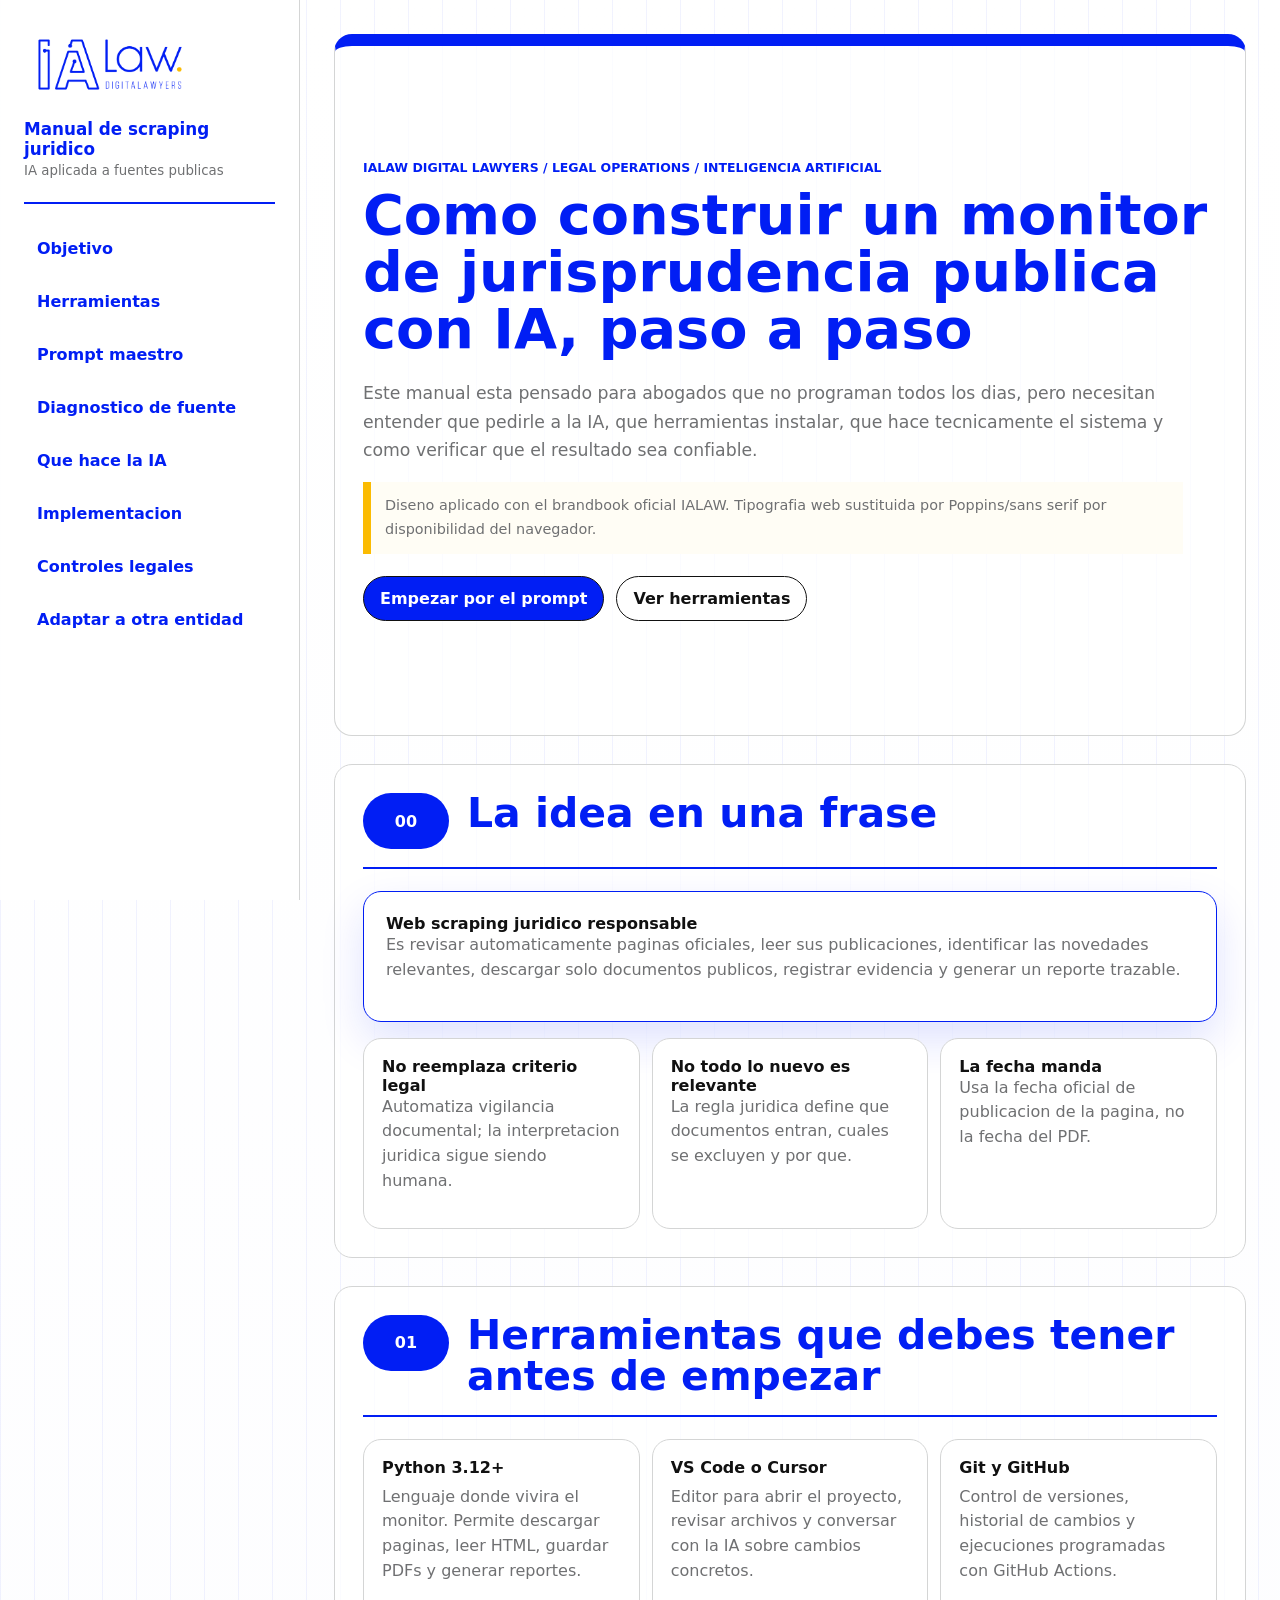
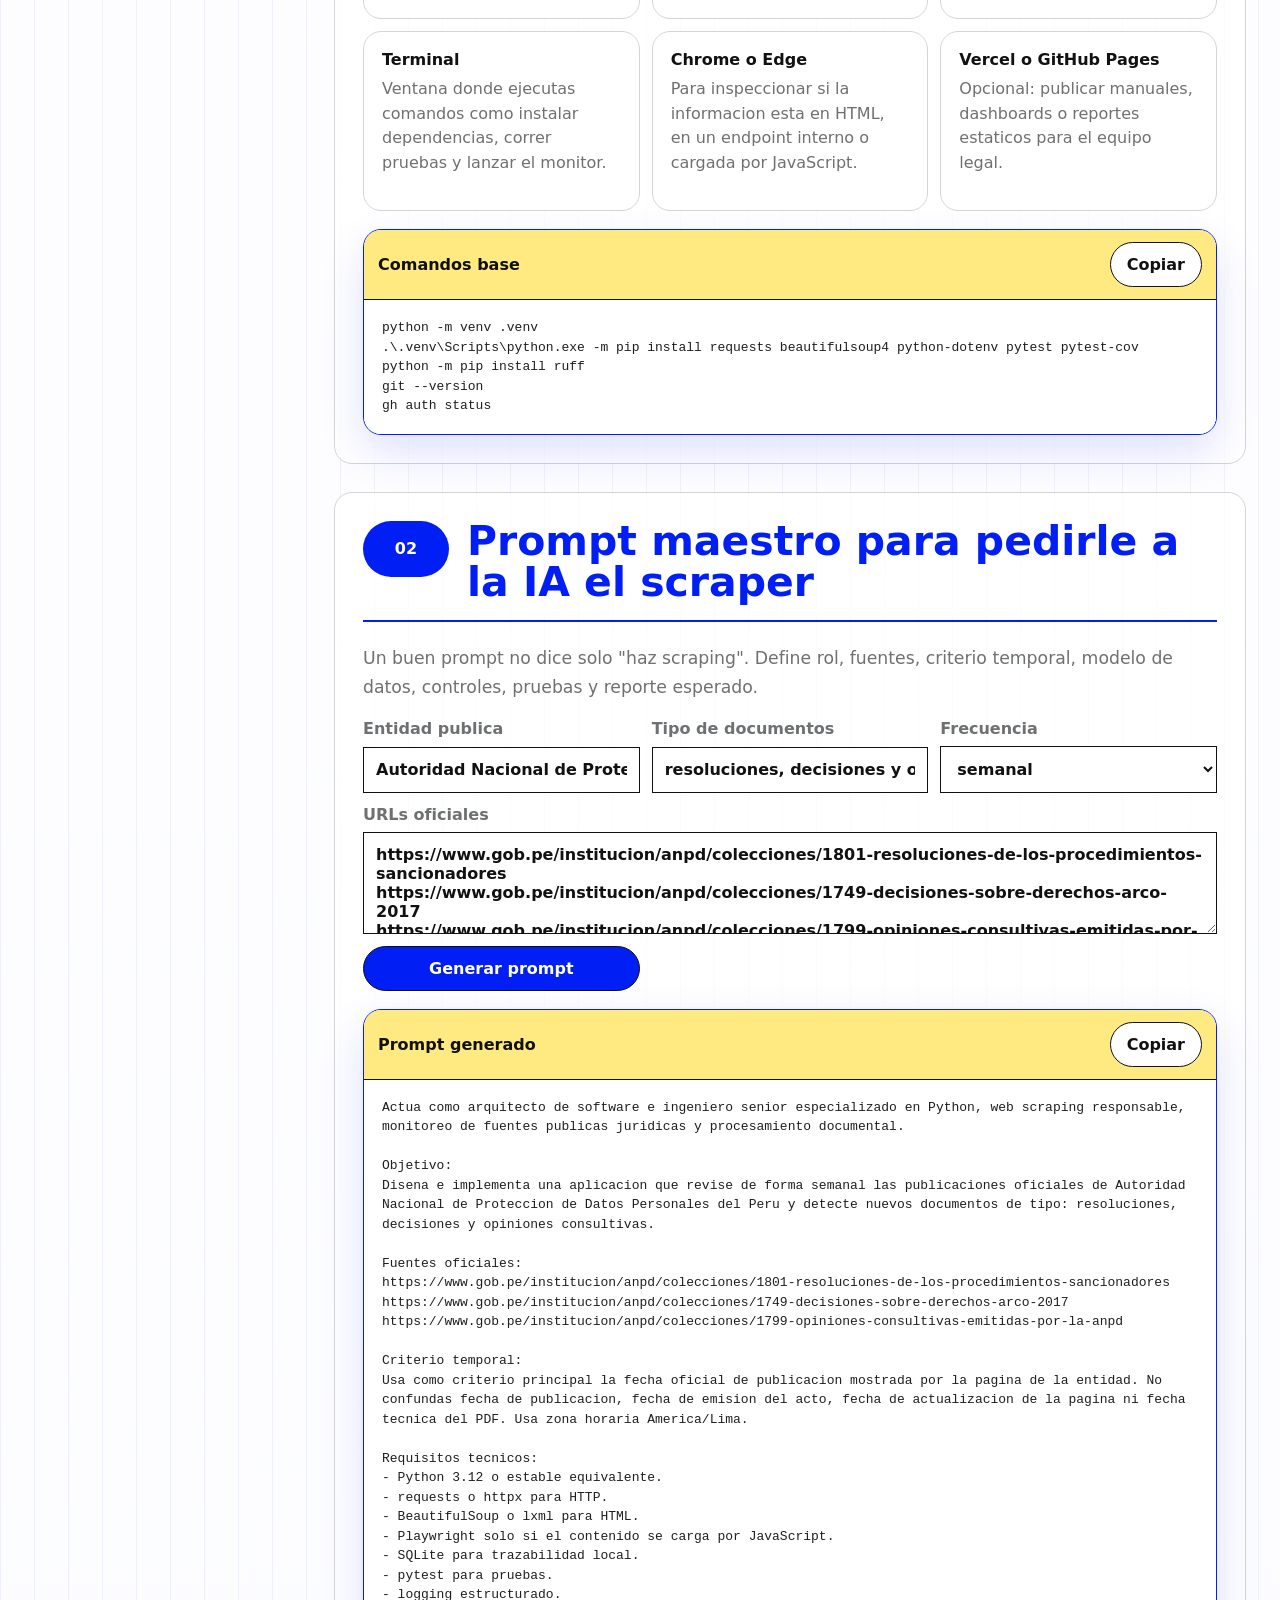
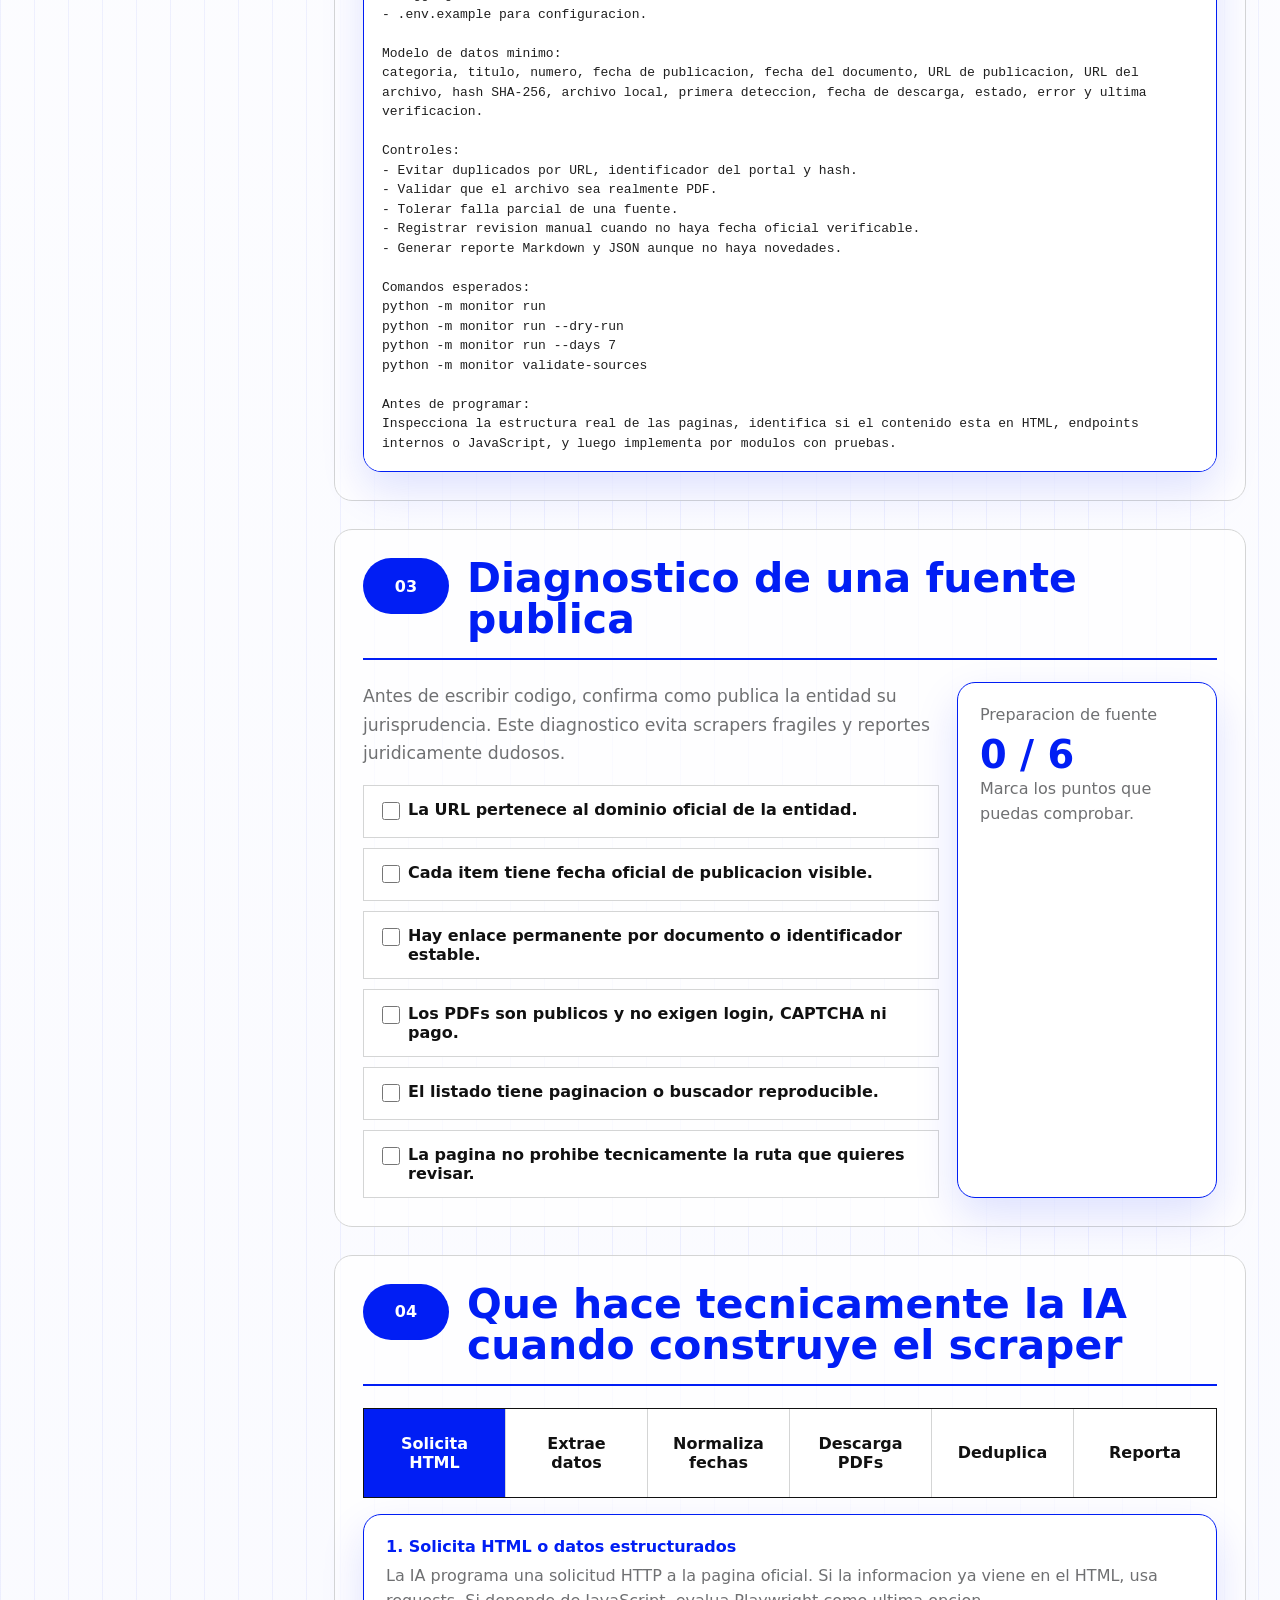
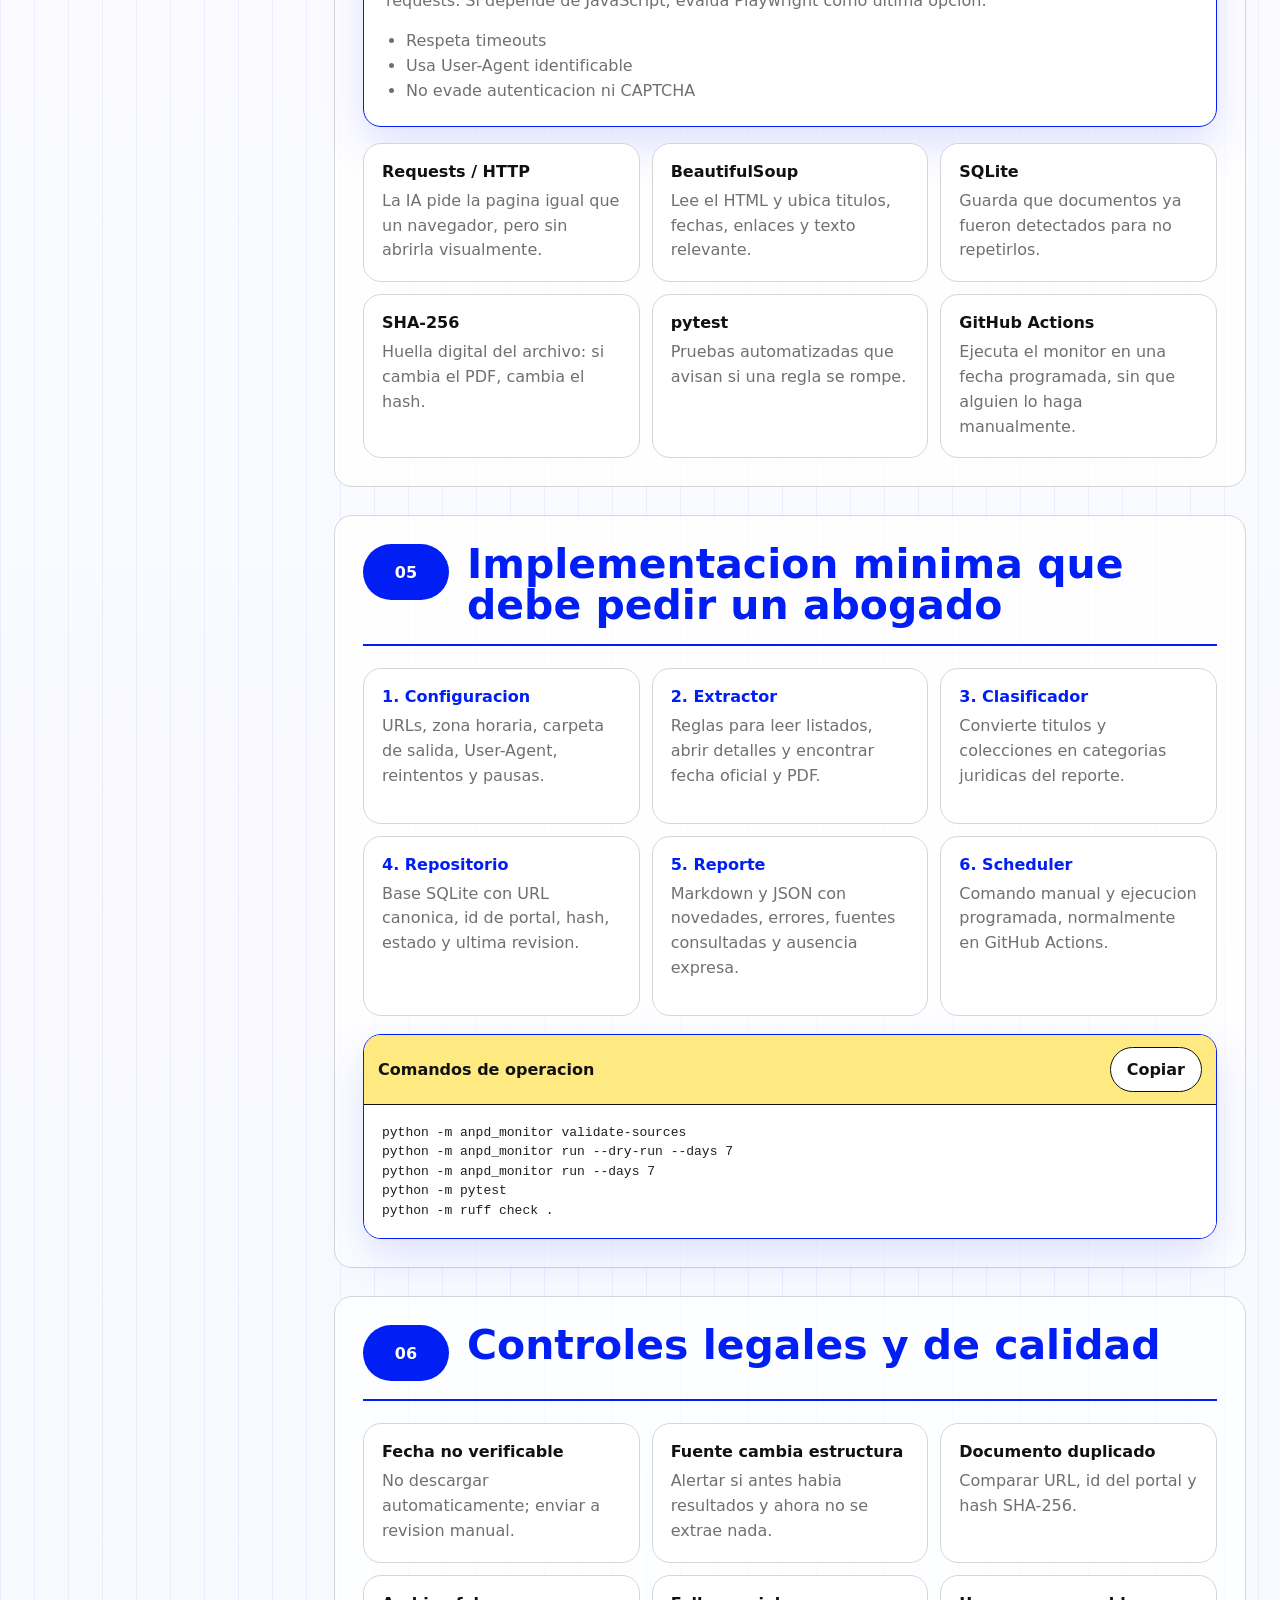
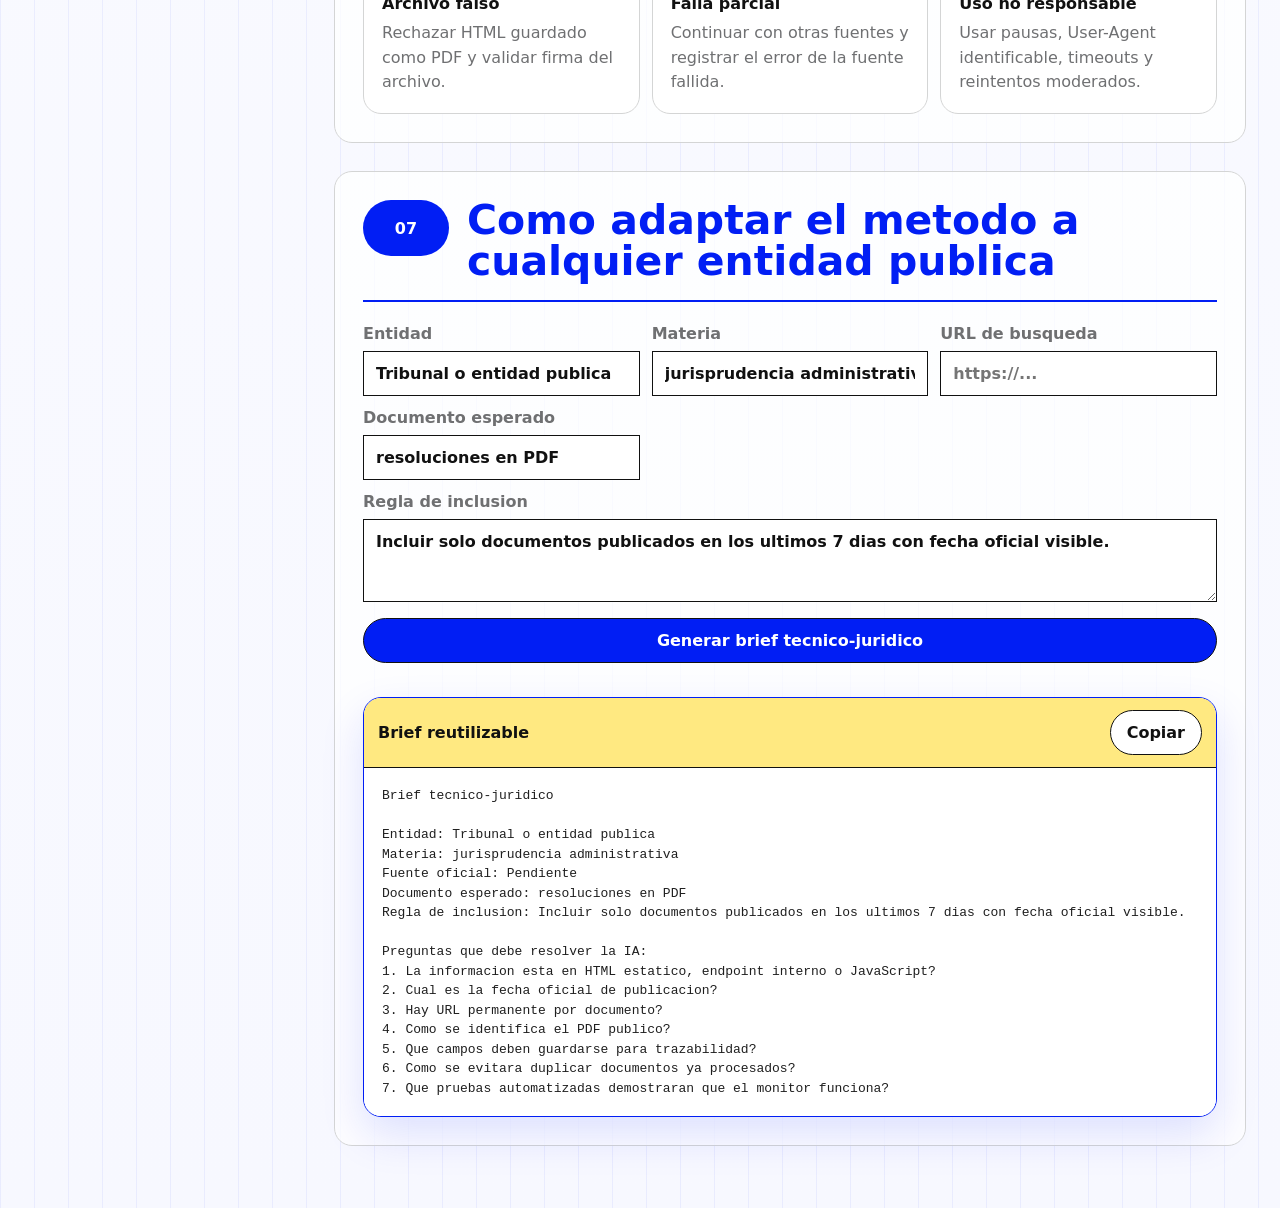
<file: docs/platform/index.html>
<!doctype html>
<html lang="es">
  <head>
    <meta charset="utf-8" />
    <meta name="viewport" content="width=device-width, initial-scale=1" />
    <title>Manual IALAW | Web scraping juridico con IA</title>
    <meta
      name="description"
      content="Manual paso a paso para abogados que quieren usar IA y web scraping responsable en fuentes publicas con jurisprudencia."
    />
    <link rel="stylesheet" href="./styles.css" />
  </head>
  <body>
    <a class="skip-link" href="#manual">Saltar al manual</a>

    <aside class="rail" aria-label="Indice del manual">
      <div class="brand-lockup">
        <img
          class="brand-logo"
          src="./assets/ialaw-horizontal-transparent.png"
          alt="IALAW Digital Lawyers"
        />
        <div>
          <strong>Manual de scraping juridico</strong>
          <small>IA aplicada a fuentes publicas</small>
        </div>
      </div>
      <nav class="toc">
        <a href="#objetivo">Objetivo</a>
        <a href="#herramientas">Herramientas</a>
        <a href="#prompt">Prompt maestro</a>
        <a href="#diagnostico">Diagnostico de fuente</a>
        <a href="#tecnica">Que hace la IA</a>
        <a href="#implementacion">Implementacion</a>
        <a href="#controles">Controles legales</a>
        <a href="#reutilizar">Adaptar a otra entidad</a>
      </nav>
    </aside>

    <main id="manual" class="manual">
      <section class="hero" id="objetivo">
        <p class="eyebrow">IALAW DIGITAL LAWYERS / legal operations / inteligencia artificial</p>
        <h1>Como construir un monitor de jurisprudencia publica con IA, paso a paso</h1>
        <p class="hero-copy">
          Este manual esta pensado para abogados que no programan todos los dias, pero necesitan
          entender que pedirle a la IA, que herramientas instalar, que hace tecnicamente el sistema
          y como verificar que el resultado sea confiable.
        </p>
        <p class="brand-note">
          Diseno aplicado con el brandbook oficial IALAW. Tipografia web sustituida por Poppins/sans serif por disponibilidad del navegador.
        </p>
        <div class="hero-actions">
          <a class="button primary" href="#prompt">Empezar por el prompt</a>
          <a class="button ghost" href="#herramientas">Ver herramientas</a>
        </div>
      </section>

      <section class="chapter">
        <div class="chapter-title">
          <span>00</span>
          <h2>La idea en una frase</h2>
        </div>
        <div class="callout">
          <strong>Web scraping juridico responsable</strong>
          <p>
            Es revisar automaticamente paginas oficiales, leer sus publicaciones, identificar las
            novedades relevantes, descargar solo documentos publicos, registrar evidencia y generar
            un reporte trazable.
          </p>
        </div>
        <div class="principles">
          <article>
            <strong>No reemplaza criterio legal</strong>
            <p>Automatiza vigilancia documental; la interpretacion juridica sigue siendo humana.</p>
          </article>
          <article>
            <strong>No todo lo nuevo es relevante</strong>
            <p>La regla juridica define que documentos entran, cuales se excluyen y por que.</p>
          </article>
          <article>
            <strong>La fecha manda</strong>
            <p>Usa la fecha oficial de publicacion de la pagina, no la fecha del PDF.</p>
          </article>
        </div>
      </section>

      <section class="chapter" id="herramientas">
        <div class="chapter-title">
          <span>01</span>
          <h2>Herramientas que debes tener antes de empezar</h2>
        </div>
        <div class="tool-grid">
          <article>
            <b>Python 3.12+</b>
            <p>Lenguaje donde vivira el monitor. Permite descargar paginas, leer HTML, guardar PDFs y generar reportes.</p>
          </article>
          <article>
            <b>VS Code o Cursor</b>
            <p>Editor para abrir el proyecto, revisar archivos y conversar con la IA sobre cambios concretos.</p>
          </article>
          <article>
            <b>Git y GitHub</b>
            <p>Control de versiones, historial de cambios y ejecuciones programadas con GitHub Actions.</p>
          </article>
          <article>
            <b>Terminal</b>
            <p>Ventana donde ejecutas comandos como instalar dependencias, correr pruebas y lanzar el monitor.</p>
          </article>
          <article>
            <b>Chrome o Edge</b>
            <p>Para inspeccionar si la informacion esta en HTML, en un endpoint interno o cargada por JavaScript.</p>
          </article>
          <article>
            <b>Vercel o GitHub Pages</b>
            <p>Opcional: publicar manuales, dashboards o reportes estaticos para el equipo legal.</p>
          </article>
        </div>
        <div class="command-panel">
          <div class="panel-head">
            <strong>Comandos base</strong>
            <button type="button" class="copy" data-copy="installCommands">Copiar</button>
          </div>
          <pre id="installCommands"><code>python -m venv .venv
.\.venv\Scripts\python.exe -m pip install requests beautifulsoup4 python-dotenv pytest pytest-cov
python -m pip install ruff
git --version
gh auth status</code></pre>
        </div>
      </section>

      <section class="chapter" id="prompt">
        <div class="chapter-title">
          <span>02</span>
          <h2>Prompt maestro para pedirle a la IA el scraper</h2>
        </div>
        <p class="lead">
          Un buen prompt no dice solo "haz scraping". Define rol, fuentes, criterio temporal,
          modelo de datos, controles, pruebas y reporte esperado.
        </p>
        <div class="prompt-builder">
          <label>
            Entidad publica
            <input id="entity" type="text" value="Autoridad Nacional de Proteccion de Datos Personales del Peru" />
          </label>
          <label>
            Tipo de documentos
            <input id="documents" type="text" value="resoluciones, decisiones y opiniones consultivas" />
          </label>
          <label>
            Frecuencia
            <select id="frequency">
              <option>semanal</option>
              <option>diaria</option>
              <option>mensual</option>
            </select>
          </label>
          <label class="wide">
            URLs oficiales
            <textarea id="urls" rows="4">https://www.gob.pe/institucion/anpd/colecciones/1801-resoluciones-de-los-procedimientos-sancionadores
https://www.gob.pe/institucion/anpd/colecciones/1749-decisiones-sobre-derechos-arco-2017
https://www.gob.pe/institucion/anpd/colecciones/1799-opiniones-consultivas-emitidas-por-la-anpd</textarea>
          </label>
          <button class="button primary" type="button" id="buildPrompt">Generar prompt</button>
        </div>
        <div class="command-panel">
          <div class="panel-head">
            <strong>Prompt generado</strong>
            <button type="button" class="copy" data-copy="promptOutput">Copiar</button>
          </div>
          <pre id="promptOutput"><code></code></pre>
        </div>
      </section>

      <section class="chapter" id="diagnostico">
        <div class="chapter-title">
          <span>03</span>
          <h2>Diagnostico de una fuente publica</h2>
        </div>
        <div class="split">
          <div>
            <p class="lead">
              Antes de escribir codigo, confirma como publica la entidad su jurisprudencia.
              Este diagnostico evita scrapers fragiles y reportes juridicamente dudosos.
            </p>
            <div class="checklist" id="sourceChecklist">
              <label><input type="checkbox" /> La URL pertenece al dominio oficial de la entidad.</label>
              <label><input type="checkbox" /> Cada item tiene fecha oficial de publicacion visible.</label>
              <label><input type="checkbox" /> Hay enlace permanente por documento o identificador estable.</label>
              <label><input type="checkbox" /> Los PDFs son publicos y no exigen login, CAPTCHA ni pago.</label>
              <label><input type="checkbox" /> El listado tiene paginacion o buscador reproducible.</label>
              <label><input type="checkbox" /> La pagina no prohibe tecnicamente la ruta que quieres revisar.</label>
            </div>
          </div>
          <aside class="score-card" aria-live="polite">
            <span>Preparacion de fuente</span>
            <strong id="sourceScore">0 / 6</strong>
            <p id="sourceAdvice">Marca los puntos que puedas comprobar.</p>
          </aside>
        </div>
      </section>

      <section class="chapter" id="tecnica">
        <div class="chapter-title">
          <span>04</span>
          <h2>Que hace tecnicamente la IA cuando construye el scraper</h2>
        </div>
        <div class="flow">
          <button class="flow-step active" type="button" data-flow="0">Solicita HTML</button>
          <button class="flow-step" type="button" data-flow="1">Extrae datos</button>
          <button class="flow-step" type="button" data-flow="2">Normaliza fechas</button>
          <button class="flow-step" type="button" data-flow="3">Descarga PDFs</button>
          <button class="flow-step" type="button" data-flow="4">Deduplica</button>
          <button class="flow-step" type="button" data-flow="5">Reporta</button>
        </div>
        <article class="explain-card" id="flowExplanation"></article>
        <div class="translation-table">
          <div><b>Requests / HTTP</b><span>La IA pide la pagina igual que un navegador, pero sin abrirla visualmente.</span></div>
          <div><b>BeautifulSoup</b><span>Lee el HTML y ubica titulos, fechas, enlaces y texto relevante.</span></div>
          <div><b>SQLite</b><span>Guarda que documentos ya fueron detectados para no repetirlos.</span></div>
          <div><b>SHA-256</b><span>Huella digital del archivo: si cambia el PDF, cambia el hash.</span></div>
          <div><b>pytest</b><span>Pruebas automatizadas que avisan si una regla se rompe.</span></div>
          <div><b>GitHub Actions</b><span>Ejecuta el monitor en una fecha programada, sin que alguien lo haga manualmente.</span></div>
        </div>
      </section>

      <section class="chapter" id="implementacion">
        <div class="chapter-title">
          <span>05</span>
          <h2>Implementacion minima que debe pedir un abogado</h2>
        </div>
        <div class="implementation-grid">
          <article>
            <h3>1. Configuracion</h3>
            <p>URLs, zona horaria, carpeta de salida, User-Agent, reintentos y pausas.</p>
          </article>
          <article>
            <h3>2. Extractor</h3>
            <p>Reglas para leer listados, abrir detalles y encontrar fecha oficial y PDF.</p>
          </article>
          <article>
            <h3>3. Clasificador</h3>
            <p>Convierte titulos y colecciones en categorias juridicas del reporte.</p>
          </article>
          <article>
            <h3>4. Repositorio</h3>
            <p>Base SQLite con URL canonica, id de portal, hash, estado y ultima revision.</p>
          </article>
          <article>
            <h3>5. Reporte</h3>
            <p>Markdown y JSON con novedades, errores, fuentes consultadas y ausencia expresa.</p>
          </article>
          <article>
            <h3>6. Scheduler</h3>
            <p>Comando manual y ejecucion programada, normalmente en GitHub Actions.</p>
          </article>
        </div>
        <div class="command-panel">
          <div class="panel-head">
            <strong>Comandos de operacion</strong>
            <button type="button" class="copy" data-copy="runCommands">Copiar</button>
          </div>
          <pre id="runCommands"><code>python -m anpd_monitor validate-sources
python -m anpd_monitor run --dry-run --days 7
python -m anpd_monitor run --days 7
python -m pytest
python -m ruff check .</code></pre>
        </div>
      </section>

      <section class="chapter" id="controles">
        <div class="chapter-title">
          <span>06</span>
          <h2>Controles legales y de calidad</h2>
        </div>
        <div class="risk-ledger">
          <article>
            <b>Fecha no verificable</b>
            <span>No descargar automaticamente; enviar a revision manual.</span>
          </article>
          <article>
            <b>Fuente cambia estructura</b>
            <span>Alertar si antes habia resultados y ahora no se extrae nada.</span>
          </article>
          <article>
            <b>Documento duplicado</b>
            <span>Comparar URL, id del portal y hash SHA-256.</span>
          </article>
          <article>
            <b>Archivo falso</b>
            <span>Rechazar HTML guardado como PDF y validar firma del archivo.</span>
          </article>
          <article>
            <b>Falla parcial</b>
            <span>Continuar con otras fuentes y registrar el error de la fuente fallida.</span>
          </article>
          <article>
            <b>Uso no responsable</b>
            <span>Usar pausas, User-Agent identificable, timeouts y reintentos moderados.</span>
          </article>
        </div>
      </section>

      <section class="chapter" id="reutilizar">
        <div class="chapter-title">
          <span>07</span>
          <h2>Como adaptar el metodo a cualquier entidad publica</h2>
        </div>
        <div class="adapter">
          <form class="adapter-form">
            <label>Entidad<input type="text" value="Tribunal o entidad publica" /></label>
            <label>Materia<input type="text" value="jurisprudencia administrativa" /></label>
            <label>URL de busqueda<input type="url" placeholder="https://..." /></label>
            <label>Documento esperado<input type="text" value="resoluciones en PDF" /></label>
            <label class="wide">Regla de inclusion<textarea rows="3">Incluir solo documentos publicados en los ultimos 7 dias con fecha oficial visible.</textarea></label>
          </form>
          <button class="button primary" type="button" id="buildBrief">Generar brief tecnico-juridico</button>
          <div class="command-panel">
            <div class="panel-head">
              <strong>Brief reutilizable</strong>
              <button type="button" class="copy" data-copy="briefOutput">Copiar</button>
            </div>
            <pre id="briefOutput"><code></code></pre>
          </div>
        </div>
      </section>
    </main>

    <script src="./app.js"></script>
  </body>
</html>
</file>
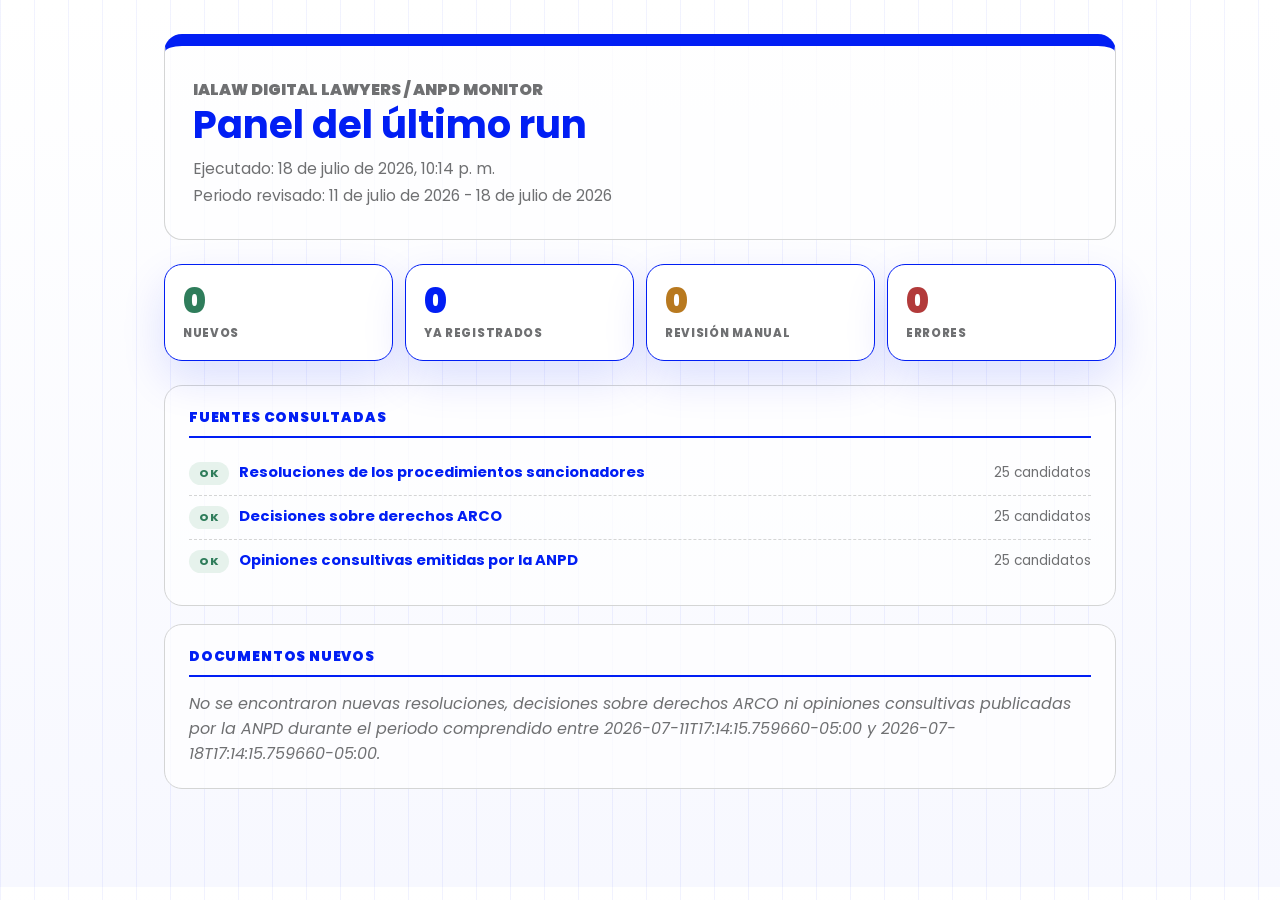
<file: docs/platform/dashboard/index.html>
<!doctype html>
<html lang="es">
<head>
<meta charset="utf-8" />
<meta name="viewport" content="width=device-width, initial-scale=1" />
<title>ANPD Monitor - Panel del ultimo run</title>
<link rel="preconnect" href="https://fonts.googleapis.com" />
<link rel="preconnect" href="https://fonts.gstatic.com" crossorigin />
<link href="https://fonts.googleapis.com/css2?family=Poppins:wght@400;600;700;900&display=swap" rel="stylesheet" />
<style>
  :root {
    --ink: #111111;
    --paper: #ffffff;
    --muted: #6f7072;
    --line: #d4d5d5;
    --ialaw-blue: #011ef4;
    --ialaw-blue-dark: #0118bf;
    --ialaw-yellow: #fbbb02;
    --ialaw-yellow-light: #ffe981;
    --ok: #2f7d5b;
    --warn: #b8791f;
    --err: #b23a3a;
    --shadow: 0 18px 44px rgba(1, 30, 244, 0.13);
  }
  * { box-sizing: border-box; }
  html { scroll-behavior: smooth; }
  body {
    margin: 0; color: var(--ink);
    background:
      linear-gradient(90deg, rgba(1, 30, 244, 0.055) 1px, transparent 1px) 0 0 / 34px 34px,
      linear-gradient(180deg, #ffffff, #f7f8ff);
    font-family: Poppins, Inter, ui-sans-serif, system-ui, -apple-system, "Segoe UI", sans-serif;
  }
  main { max-width: 1000px; margin: 0 auto; padding: 34px 24px 80px; }
  .hero {
    background: rgba(255, 255, 255, 0.72);
    border: 1px solid var(--line);
    border-top: 12px solid var(--ialaw-blue);
    border-radius: 18px;
    padding: 28px;
    margin-bottom: 24px;
  }
  .eyebrow {
    margin: 0 0 10px; color: var(--ialaw-blue);
    font-size: 0.78rem; text-transform: uppercase; font-weight: 900;
  }
  h1 { margin: 0 0 12px; font-size: clamp(1.7rem, 3vw, 2.4rem); color: var(--ialaw-blue); line-height: 1.05; }
  .hero p { margin: 4px 0; color: var(--muted); font-size: 0.98rem; }
  .grid { display: grid; grid-template-columns: repeat(4, 1fr); gap: 12px; margin-bottom: 24px; }
  .kpi {
    background: var(--paper); border: 1px solid var(--ialaw-blue);
    border-radius: 18px; padding: 18px; box-shadow: var(--shadow);
  }
  .kpi .n { font-size: 2.2rem; font-weight: 900; line-height: 1; margin-bottom: 6px; color: var(--ialaw-blue); }
  .kpi .lbl { color: var(--muted); font-size: 0.72rem; text-transform: uppercase; font-weight: 800; letter-spacing: 0.06em; }
  .kpi.err .n { color: var(--err); }
  .kpi.warn .n { color: var(--warn); }
  .kpi.ok .n { color: var(--ok); }
  section {
    background: rgba(255, 255, 255, 0.72); border: 1px solid var(--line);
    border-radius: 18px; padding: 22px 24px; margin-bottom: 18px;
  }
  section h2 {
    margin: 0 0 14px; font-size: 0.85rem; text-transform: uppercase;
    letter-spacing: 0.06em; color: var(--ialaw-blue); font-weight: 900;
    border-bottom: 2px solid var(--ialaw-blue); padding-bottom: 8px;
  }
  ul.sources { list-style: none; padding: 0; margin: 0; }
  ul.sources li {
    display: flex; align-items: baseline; gap: 10px; padding: 10px 0;
    border-bottom: 1px dashed var(--line); font-size: 0.92rem;
  }
  ul.sources li:last-child { border-bottom: 0; }
  .badge {
    font-size: 0.7rem; padding: 3px 10px; border-radius: 999px; font-weight: 800;
    letter-spacing: 0.06em; text-transform: uppercase;
  }
  .badge.ok { background: #e6f2ec; color: var(--ok); }
  .badge.err { background: #f7e1e1; color: var(--err); }
  .source-title { flex: 1; }
  .source-title a { color: var(--ialaw-blue); font-weight: 700; text-decoration: none; }
  .source-title a:hover { text-decoration: underline; }
  .source-meta { color: var(--muted); font-size: 0.85rem; }
  .doc { border-bottom: 1px solid var(--line); padding: 14px 0; }
  .doc:last-child { border-bottom: 0; }
  .doc h3 { margin: 0 0 4px; font-size: 1rem; color: var(--ink); }
  .doc .meta { color: var(--muted); font-size: 0.85rem; margin-bottom: 6px; }
  .doc .links { font-size: 0.85rem; }
  .doc .links a { color: var(--ialaw-blue); text-decoration: underline; margin-right: 12px; font-weight: 700; }
  code.path { background: var(--ialaw-yellow-light); padding: 2px 8px; border-radius: 4px; font-size: 0.78rem; }
  .empty { color: var(--muted); font-style: italic; margin: 0; }
  .err-item { color: var(--err); font-size: 0.88rem; padding: 4px 0; }
  .folders { display: grid; grid-template-columns: repeat(auto-fit, minmax(280px, 1fr)); gap: 12px; }
  .folder-card {
    background: white; border: 1px solid var(--ialaw-blue); border-radius: 14px;
    padding: 14px 16px; display: grid; gap: 8px;
  }
  .folder-card b { color: var(--ialaw-blue); font-weight: 800; }
  .folder-card code { font-size: 0.75rem; color: var(--muted); word-break: break-all; }
  .folder-card .actions { display: flex; gap: 8px; flex-wrap: wrap; }
  .btn {
    border: 1px solid var(--ink); background: white; color: var(--ink);
    padding: 8px 14px; border-radius: 999px; font-weight: 800; font-size: 0.8rem;
    cursor: pointer; text-decoration: none; display: inline-block;
  }
  .btn.primary { background: var(--ialaw-blue); color: white; border-color: var(--ialaw-blue); }
  .btn:hover, .btn:focus-visible { background: var(--ink); color: white; outline: none; }
  .btn.primary:hover, .btn.primary:focus-visible { background: var(--ialaw-blue-dark); border-color: var(--ialaw-blue-dark); }
  @media (max-width: 640px) { .grid { grid-template-columns: repeat(2, 1fr); } }
</style>
</head>
<body>
<main>
  <section class="hero">
    <p class="eyebrow">IALAW DIGITAL LAWYERS / ANPD Monitor</p>
    <h1>Panel del &uacute;ltimo run</h1>
    <p id="run-at"></p>
    <p id="period"></p>
  </section>

  <div class="grid">
    <div class="kpi ok"><div class="n" id="k-new">0</div><div class="lbl">Nuevos</div></div>
    <div class="kpi"><div class="n" id="k-existing">0</div><div class="lbl">Ya registrados</div></div>
    <div class="kpi warn"><div class="n" id="k-manual">0</div><div class="lbl">Revisi&oacute;n manual</div></div>
    <div class="kpi err"><div class="n" id="k-errors">0</div><div class="lbl">Errores</div></div>
  </div>

  <section>
    <h2>Fuentes consultadas</h2>
    <ul class="sources" id="sources"></ul>
  </section>

  <section id="folders-section" hidden>
    <h2>Carpetas de PDFs</h2>
    <div class="folders" id="folders"></div>
  </section>

  <section>
    <h2>Documentos nuevos</h2>
    <div id="new-docs"></div>
  </section>

  <section id="manual-section" hidden>
    <h2>Revisi&oacute;n manual</h2>
    <div id="manual-docs"></div>
  </section>

  <section id="errors-section" hidden>
    <h2>Errores</h2>
    <div id="errors"></div>
  </section>
</main>

<script id="report" type="application/json">{"run_at": "2026-07-18T17:14:15.759660-05:00", "period": {"start": "2026-07-11T17:14:15.759660-05:00", "end": "2026-07-18T17:14:15.759660-05:00"}, "sources": [{"key": "sancionadores", "title": "Resoluciones de los procedimientos sancionadores", "url": "https://www.gob.pe/institucion/anpd/colecciones/1801-resoluciones-de-los-procedimientos-sancionadores", "status": "ok", "candidates_seen": 25, "errors": []}, {"key": "arco", "title": "Decisiones sobre derechos ARCO", "url": "https://www.gob.pe/institucion/anpd/colecciones/1749-decisiones-sobre-derechos-arco-2017", "status": "ok", "candidates_seen": 25, "errors": []}, {"key": "opiniones", "title": "Opiniones consultivas emitidas por la ANPD", "url": "https://www.gob.pe/institucion/anpd/colecciones/1799-opiniones-consultivas-emitidas-por-la-anpd", "status": "ok", "candidates_seen": 25, "errors": []}], "summary": {"new_documents": 0, "existing_documents": 0, "errors": 0, "manual_review": 0}, "new_documents": [], "existing_documents": [], "manual_review": [], "errors": [], "no_news_message": "No se encontraron nuevas resoluciones, decisiones sobre derechos ARCO ni opiniones consultivas publicadas por la ANPD durante el periodo comprendido entre 2026-07-11T17:14:15.759660-05:00 y 2026-07-18T17:14:15.759660-05:00.", "data_dir_abs": "C:\\Users\\Iriarte 06\\OneDrive\\Documentos\\Web Scraping ANPDP\\data"}</script>
<script>
  const data = JSON.parse(document.getElementById("report").textContent);
  const fmt = iso => {
    if (!iso) return "-";
    const d = new Date(iso);
    return isNaN(d) ? iso : d.toLocaleString("es-PE", { dateStyle: "long", timeStyle: "short" });
  };
  const fmtDate = iso => {
    if (!iso) return "-";
    const d = new Date(iso);
    return isNaN(d) ? iso : d.toLocaleDateString("es-PE", { dateStyle: "long" });
  };
  const esc = s => String(s == null ? "" : s).replace(/[&<>"']/g,
    c => ({ "&": "&amp;", "<": "&lt;", ">": "&gt;", '"': "&quot;", "'": "&#39;" }[c]));
  // ponytail: URLs vienen del scraping (fuente externa); solo http/https en href, resto se descarta
  const safeUrl = u => /^https?:\/\//i.test(String(u || "")) ? esc(u) : "";

  document.getElementById("run-at").textContent = "Ejecutado: " + fmt(data.run_at);
  document.getElementById("period").textContent =
    "Periodo revisado: " + fmtDate(data.period.start) + " - " + fmtDate(data.period.end);
  document.getElementById("k-new").textContent = data.summary.new_documents;
  document.getElementById("k-existing").textContent = data.summary.existing_documents;
  document.getElementById("k-manual").textContent = data.summary.manual_review;
  document.getElementById("k-errors").textContent = data.summary.errors;

  document.getElementById("sources").innerHTML = data.sources.map(s => {
    const url = safeUrl(s.url);
    const title = url
      ? `<a href="${url}" target="_blank" rel="noopener">${esc(s.title)}</a>`
      : esc(s.title);
    return `
      <li>
        <span class="badge ${s.status === "ok" ? "ok" : "err"}">${esc(s.status)}</span>
        <span class="source-title">${title}</span>
        <span class="source-meta">${s.candidates_seen} candidatos</span>
      </li>`;
  }).join("");

  const renderDoc = d => {
    const pub = safeUrl(d.publication_url);
    const file = safeUrl(d.file_url);
    return `
    <div class="doc">
      <h3>${esc(d.title)}</h3>
      <div class="meta">
        ${esc(d.category)} &middot; publicado ${esc(fmtDate(d.publication_date))}
        ${d.number ? " &middot; N&deg; " + esc(d.number) : ""}
      </div>
      <div class="links">
        ${pub ? `<a href="${pub}" target="_blank" rel="noopener">Publicaci&oacute;n</a>` : ""}
        ${file ? `<a href="${file}" target="_blank" rel="noopener">PDF remoto</a>` : ""}
        ${d.local_path ? `<span>Local: <code class="path">${esc(d.local_path)}</code></span>` : ""}
      </div>
    </div>`;
  };

  const newDocs = document.getElementById("new-docs");
  if (data.new_documents.length) {
    newDocs.innerHTML = data.new_documents.map(renderDoc).join("");
  } else {
    newDocs.innerHTML = `<p class="empty">${esc(data.no_news_message || "Sin novedades en el periodo.")}</p>`;
  }

  if (data.manual_review.length) {
    document.getElementById("manual-section").hidden = false;
    document.getElementById("manual-docs").innerHTML = data.manual_review.map(renderDoc).join("");
  }

  if (data.errors.length) {
    document.getElementById("errors-section").hidden = false;
    document.getElementById("errors").innerHTML =
      data.errors.map(e => `<div class="err-item">${esc(e)}</div>`).join("");
  }

  // Bloque "Carpetas de PDFs": una tarjeta por categoria con al menos un doc nuevo o en manual review.
  // Local (file://) -> boton "Abrir carpeta" que lanza Explorer. Online -> "Copiar ruta".
  const catLabels = { sancionadores: "Procedimientos sancionadores", arco: "Derechos ARCO", opiniones: "Opiniones consultivas" };
  const cats = new Set([...data.new_documents, ...data.manual_review].map(d => d.category).filter(Boolean));
  if (cats.size && data.data_dir_abs) {
    const sep = data.data_dir_abs.includes("\\") ? "\\" : "/";
    const isLocal = location.protocol === "file:";
    const cards = [...cats].map(cat => {
      const abs = data.data_dir_abs + sep + cat;
      const fileHref = "file:///" + abs.replace(/\\/g, "/").replace(/ /g, "%20");
      const openBtn = isLocal
        ? `<a class="btn primary" href="${esc(fileHref)}" target="_blank" rel="noopener">Abrir carpeta</a>`
        : "";
      return `
        <div class="folder-card">
          <b>${esc(catLabels[cat] || cat)}</b>
          <code>${esc(abs)}</code>
          <div class="actions">
            ${openBtn}
            <button class="btn" type="button" data-copy-path="${esc(abs)}">Copiar ruta</button>
          </div>
        </div>`;
    });
    document.getElementById("folders").innerHTML = cards.join("");
    document.getElementById("folders-section").hidden = false;
    document.querySelectorAll("[data-copy-path]").forEach(btn => {
      btn.addEventListener("click", async () => {
        try { await navigator.clipboard.writeText(btn.dataset.copyPath); }
        catch { return; }
        const prev = btn.textContent;
        btn.textContent = "Copiado";
        setTimeout(() => { btn.textContent = prev; }, 1200);
      });
    });
  }
</script>
</body>
</html>
</file>
<file: docs/platform/styles.css>
:root {
  --ink: #111111;
  --paper: #ffffff;
  --panel: #ffffff;
  --muted: #6f7072;
  --line: #d4d5d5;
  --ialaw-blue: #011ef4;
  --ialaw-blue-dark: #0118bf;
  --ialaw-yellow: #fbbb02;
  --ialaw-yellow-light: #ffe981;
  --sky: #99d8ea;
  --shadow: 0 18px 44px rgba(1, 30, 244, 0.13);
}

* {
  box-sizing: border-box;
}

html {
  scroll-behavior: smooth;
}

body {
  margin: 0;
  color: var(--ink);
  background:
    linear-gradient(90deg, rgba(1, 30, 244, 0.055) 1px, transparent 1px) 0 0 / 34px 34px,
    linear-gradient(180deg, #ffffff, #f7f8ff);
  font-family: Poppins, Inter, ui-sans-serif, system-ui, -apple-system, BlinkMacSystemFont, "Segoe UI", sans-serif;
}

button,
input,
textarea,
select {
  font: inherit;
}

.skip-link {
  position: absolute;
  top: -80px;
  left: 16px;
  z-index: 20;
  background: var(--ink);
  color: white;
  padding: 10px 14px;
}

.skip-link:focus {
  top: 16px;
}

.rail {
  position: fixed;
  inset: 0 auto 0 0;
  width: 300px;
  padding: 24px;
  border-right: 1px solid var(--line);
  background: rgba(255, 255, 255, 0.88);
  backdrop-filter: blur(8px);
  overflow-y: auto;
}

.brand-lockup {
  display: grid;
  gap: 14px;
  align-items: start;
  padding-bottom: 24px;
  border-bottom: 2px solid var(--ialaw-blue);
  margin-bottom: 22px;
}

.brand-logo {
  width: 172px;
  height: auto;
}

.brand-lockup strong,
.brand-lockup small {
  display: block;
}

.brand-lockup strong {
  color: var(--ialaw-blue);
  font-size: 1.05rem;
  line-height: 1.22;
}

.brand-lockup small {
  color: var(--muted);
  margin-top: 3px;
}

.toc {
  display: grid;
  gap: 8px;
}

.toc a {
  color: var(--ialaw-blue);
  text-decoration: none;
  border: 1px solid transparent;
  padding: 12px;
  border-radius: 999px;
  font-weight: 800;
}

.toc a:hover,
.toc a:focus-visible {
  border-color: var(--ialaw-blue);
  background: white;
  outline: none;
}

.manual {
  margin-left: 300px;
  padding: 34px;
}

.hero,
.chapter {
  max-width: 1180px;
  margin: 0 auto 28px;
  background: rgba(255, 255, 255, 0.72);
  border: 1px solid var(--line);
  padding: 28px;
  border-radius: 18px;
}

.hero {
  min-height: 78vh;
  display: grid;
  align-content: center;
  border-top: 12px solid var(--ialaw-blue);
  position: relative;
  overflow: hidden;
}

.eyebrow {
  margin: 0 0 12px;
  color: var(--ialaw-blue);
  font-size: 0.78rem;
  text-transform: uppercase;
  font-weight: 900;
  letter-spacing: 0;
}

h1,
h2,
h3,
p {
  margin-top: 0;
}

h1 {
  max-width: 980px;
  font-size: clamp(2.1rem, 4.35vw, 4.85rem);
  line-height: 1.02;
  margin-bottom: 22px;
  color: var(--ialaw-blue);
}

h2 {
  font-size: clamp(1.6rem, 3.2vw, 3.2rem);
  line-height: 1;
  margin-bottom: 0;
  color: var(--ialaw-blue);
}

h3 {
  font-size: 1rem;
  margin-bottom: 8px;
  color: var(--ialaw-blue);
}

.hero-copy,
.lead,
.brand-note {
  color: var(--muted);
  font-size: 1.08rem;
  line-height: 1.65;
  max-width: 820px;
}

.brand-note {
  font-size: 0.9rem;
  border-left: 8px solid var(--ialaw-yellow);
  background: #fffdf5;
  padding: 12px 14px;
}

.hero-actions {
  display: flex;
  flex-wrap: wrap;
  gap: 12px;
  margin-top: 8px;
}

.button,
.copy {
  border: 1px solid var(--ink);
  padding: 12px 16px;
  text-decoration: none;
  cursor: pointer;
  font-weight: 800;
  border-radius: 999px;
}

.button.primary {
  color: white;
  background: var(--ialaw-blue);
}

.button.ghost,
.copy {
  color: var(--ink);
  background: white;
}

.button:hover,
.button:focus-visible,
.copy:hover,
.copy:focus-visible {
  background: var(--ink);
  color: white;
  outline: none;
}

.chapter-title {
  display: grid;
  grid-template-columns: 86px minmax(0, 1fr);
  gap: 18px;
  align-items: start;
  border-bottom: 2px solid var(--ialaw-blue);
  padding-bottom: 18px;
  margin-bottom: 22px;
}

.chapter-title span {
  display: grid;
  place-items: center;
  height: 56px;
  background: var(--ialaw-blue);
  color: white;
  font-weight: 900;
  border-radius: 999px;
}

.callout,
.command-panel,
.explain-card,
.score-card {
  background: white;
  border: 1px solid var(--ialaw-blue);
  box-shadow: var(--shadow);
  border-radius: 18px;
}

.callout,
.explain-card,
.score-card {
  padding: 22px;
}

.callout p,
.principles p,
.tool-grid p,
.implementation-grid p,
.translation-table span,
.risk-ledger span,
.explain-card p,
.score-card p {
  color: var(--muted);
  line-height: 1.55;
}

.principles,
.tool-grid,
.implementation-grid,
.risk-ledger,
.translation-table {
  display: grid;
  grid-template-columns: repeat(3, minmax(180px, 1fr));
  gap: 12px;
  margin-top: 16px;
}

.principles article,
.tool-grid article,
.implementation-grid article,
.risk-ledger article,
.translation-table div {
  background: white;
  border: 1px solid var(--line);
  min-height: 128px;
  padding: 18px;
  border-radius: 18px;
}

.tool-grid b,
.risk-ledger b,
.translation-table b {
  display: block;
  margin-bottom: 8px;
}

.command-panel {
  margin-top: 18px;
  overflow: hidden;
}

.panel-head {
  display: flex;
  justify-content: space-between;
  gap: 12px;
  align-items: center;
  border-bottom: 1px solid var(--ink);
  padding: 12px 14px;
  background: var(--ialaw-yellow-light);
}

pre {
  margin: 0;
  padding: 18px;
  overflow-x: auto;
  white-space: pre-wrap;
  color: #1f1f1f;
  background: white;
  line-height: 1.5;
}

.prompt-builder,
.adapter-form {
  display: grid;
  grid-template-columns: repeat(3, minmax(180px, 1fr));
  gap: 12px;
}

label {
  display: grid;
  gap: 8px;
  color: var(--muted);
  font-weight: 700;
}

input,
textarea,
select {
  width: 100%;
  border: 1px solid var(--ink);
  background: white;
  color: var(--ink);
  padding: 12px;
}

textarea {
  resize: vertical;
}

.wide {
  grid-column: 1 / -1;
}

.split {
  display: grid;
  grid-template-columns: minmax(0, 1fr) 260px;
  gap: 18px;
}

.checklist {
  display: grid;
  gap: 10px;
}

.checklist label {
  grid-template-columns: 22px minmax(0, 1fr);
  align-items: start;
  background: white;
  border: 1px solid var(--line);
  padding: 14px;
  color: var(--ink);
}

.checklist input {
  width: 18px;
  height: 18px;
  margin-top: 2px;
}

.score-card span {
  color: var(--muted);
  display: block;
  margin-bottom: 8px;
}

.score-card strong {
  font-size: 2.4rem;
  color: var(--ialaw-blue);
}

.flow {
  display: grid;
  grid-template-columns: repeat(6, minmax(110px, 1fr));
  border: 1px solid var(--ink);
  background: white;
  overflow-x: auto;
}

.flow-step {
  border: 0;
  border-right: 1px solid var(--line);
  background: white;
  padding: 16px;
  min-height: 88px;
  cursor: pointer;
  font-weight: 800;
  color: var(--ink);
}

.flow-step:last-child {
  border-right: 0;
}

.flow-step.active {
  background: var(--ialaw-blue);
  color: white;
}

.explain-card {
  margin: 16px 0;
}

.explain-card ul {
  margin-bottom: 0;
  padding-left: 20px;
  color: var(--muted);
  line-height: 1.55;
}

.adapter {
  display: grid;
  gap: 16px;
}

@media (max-width: 980px) {
  .rail {
    position: static;
    width: auto;
    border-right: 0;
    border-bottom: 1px solid var(--line);
  }

  .manual {
    margin-left: 0;
    padding: 18px;
  }

  .toc,
  .principles,
  .tool-grid,
  .implementation-grid,
  .risk-ledger,
  .translation-table,
  .prompt-builder,
  .adapter-form,
  .split {
    grid-template-columns: 1fr;
  }

  .hero {
    min-height: auto;
  }

  .chapter-title {
    grid-template-columns: 60px minmax(0, 1fr);
  }
}

@media (prefers-reduced-motion: no-preference) {
  .chapter,
  .hero {
    animation: rise 260ms ease-out both;
  }

  @keyframes rise {
    from {
      opacity: 0;
      transform: translateY(8px);
    }

    to {
      opacity: 1;
      transform: translateY(0);
    }
  }
}
</file>
